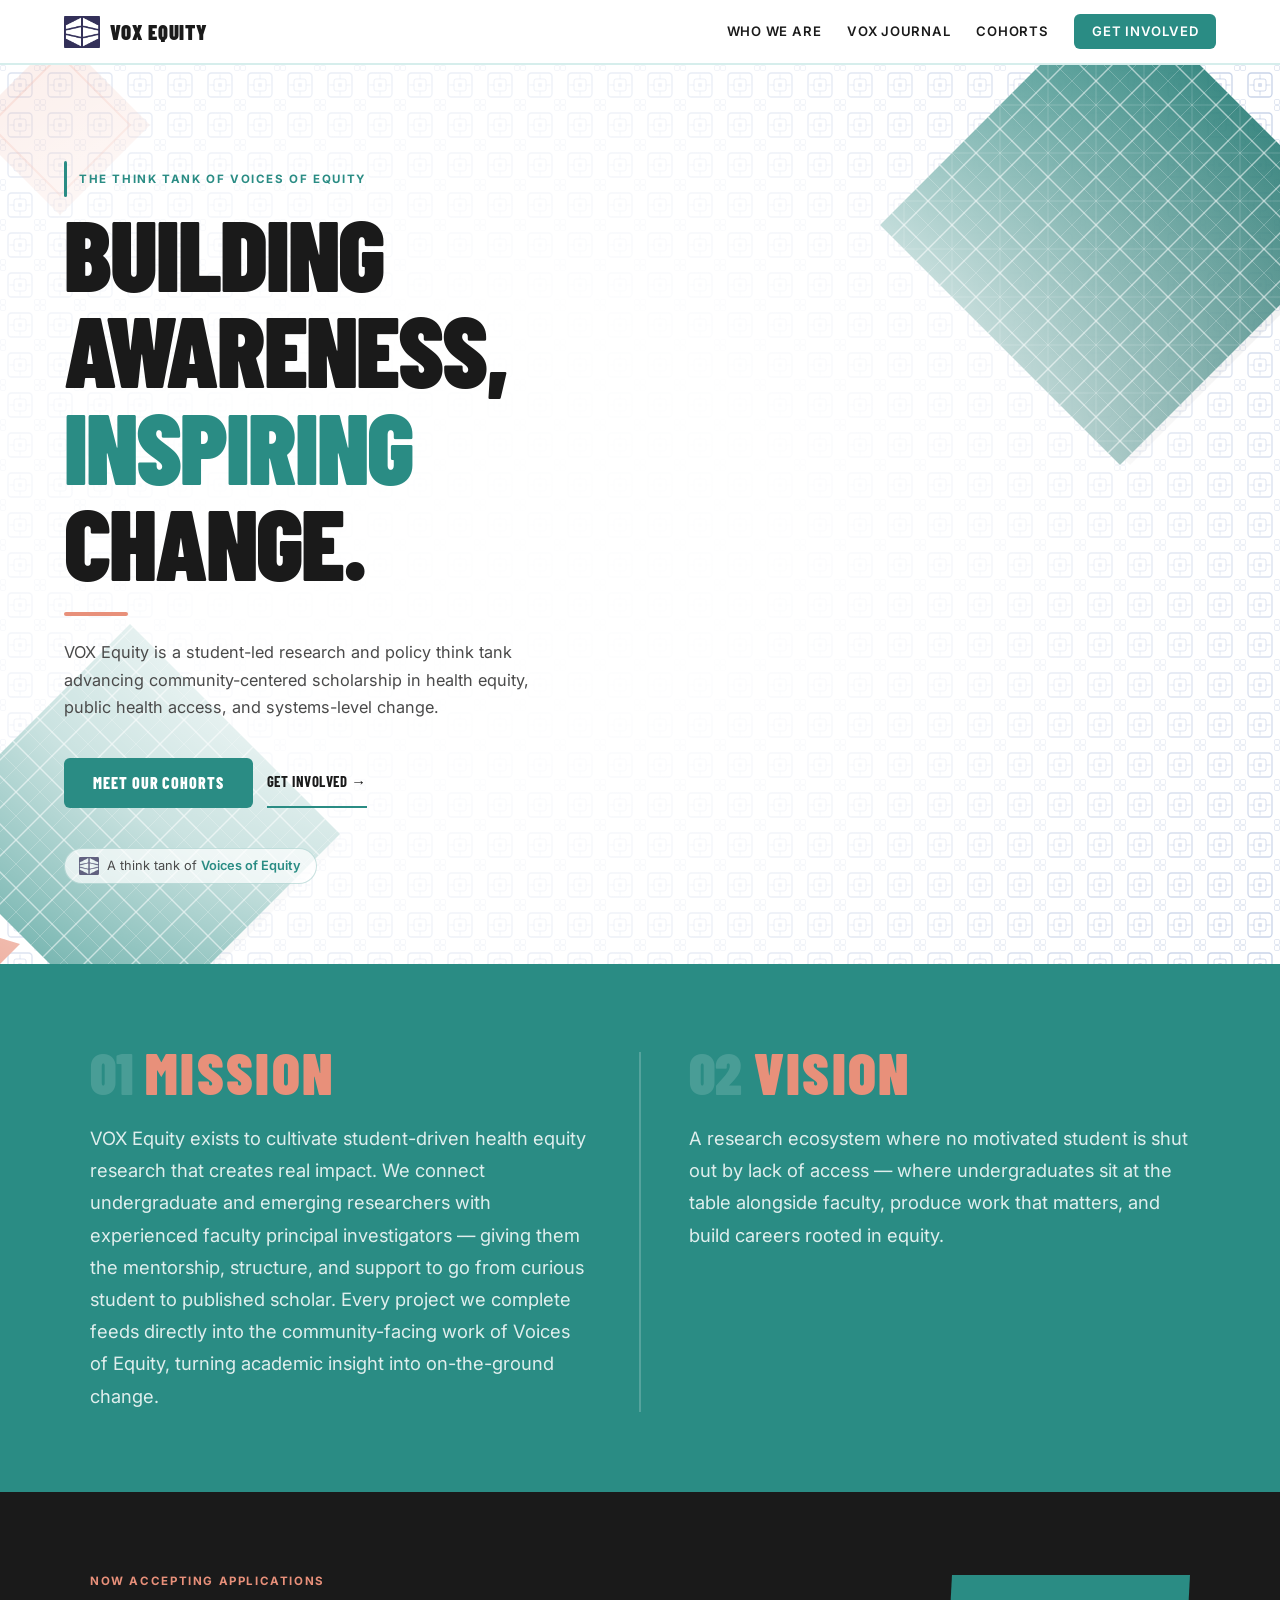
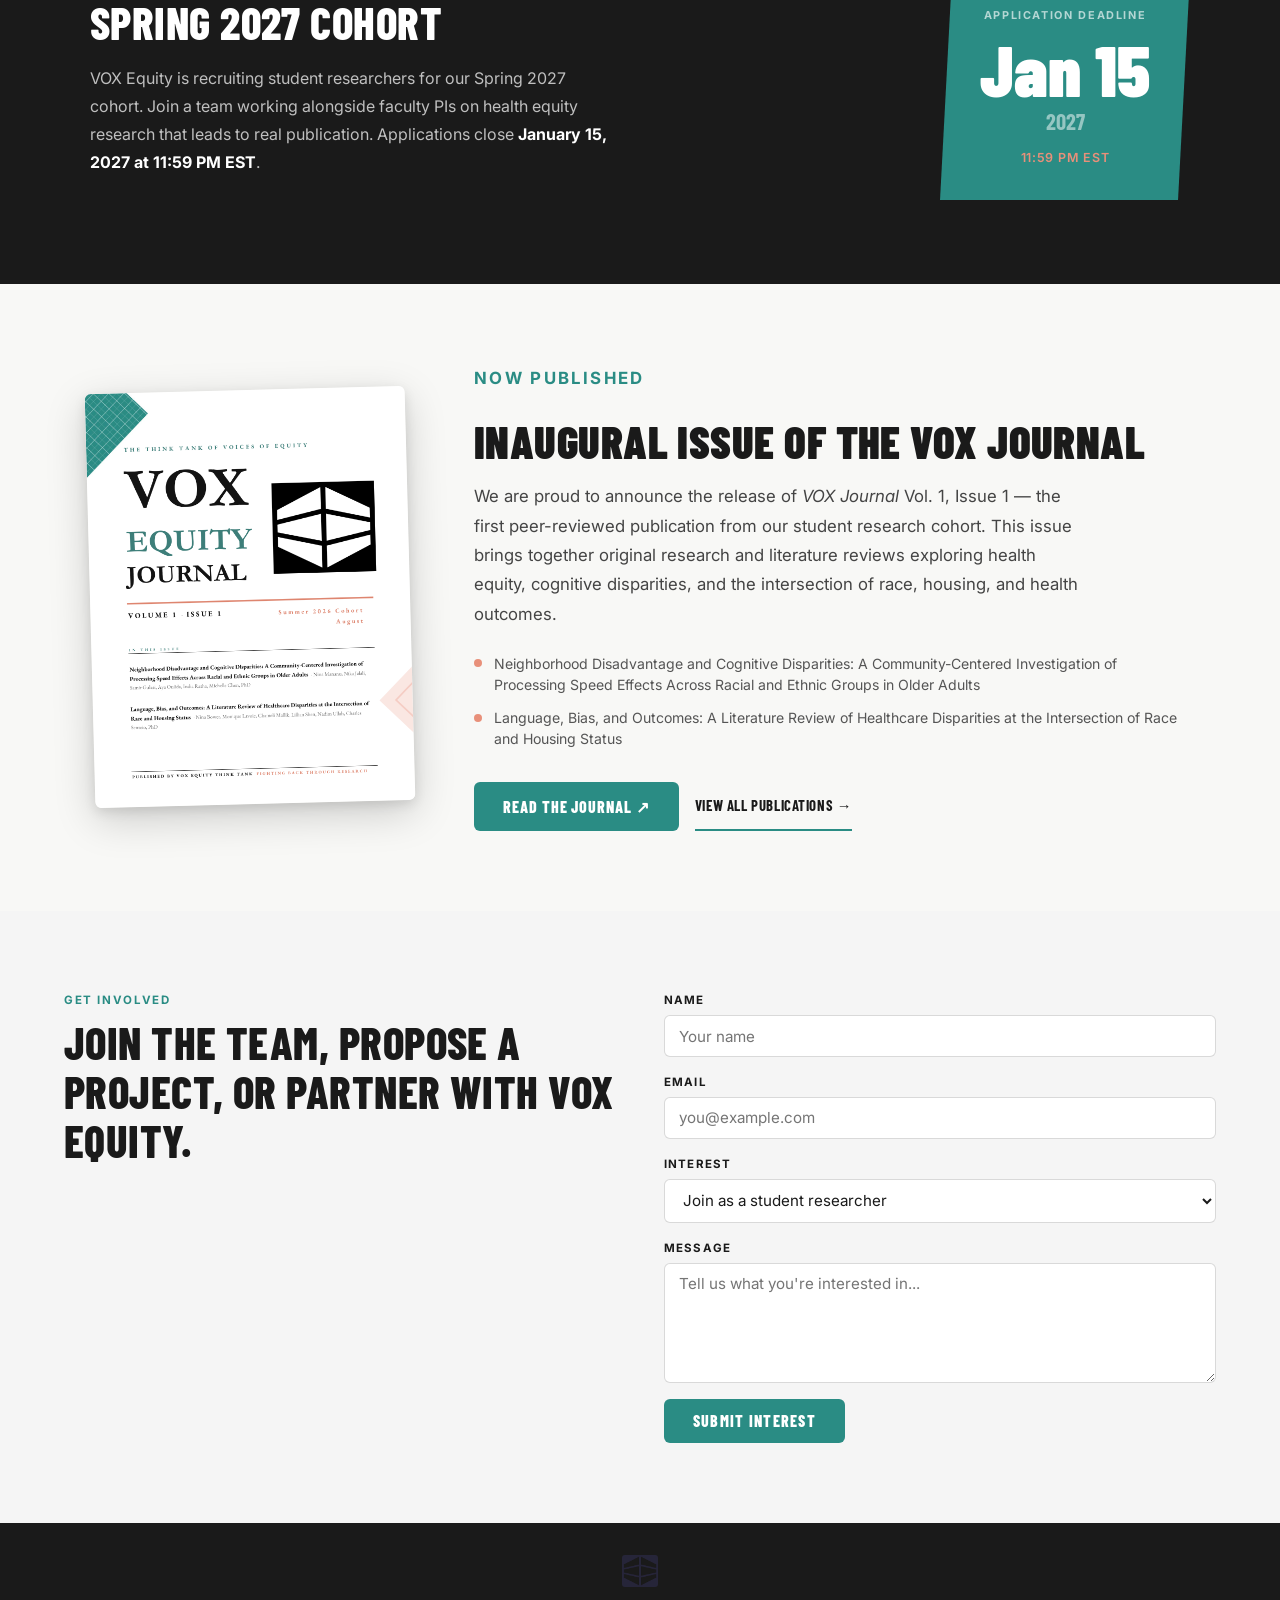
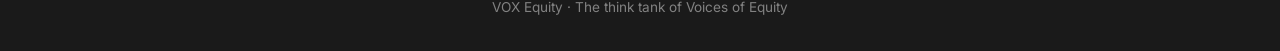
<file: index.html>
<!DOCTYPE html>
<html lang="en">
<head>
  <meta charset="UTF-8" />
  <meta name="viewport" content="width=device-width, initial-scale=1.0" />
  <title>VOX Equity | Voices of Equity Think Tank</title>
  <link rel="preconnect" href="https://fonts.googleapis.com">
  <link rel="preconnect" href="https://fonts.gstatic.com" crossorigin>
  <link href="https://fonts.googleapis.com/css2?family=Barlow+Condensed:wght@700;800;900&family=Inter:wght@400;500;600;700&display=swap" rel="stylesheet">
  <link rel="icon" type="image/png" href="assets/vox-icon.png">
  <link rel="stylesheet" href="styles.css" />
</head>
<body>

  <header class="site-header">
    <a class="brand" href="index.html">
      <img src="assets/vox-icon.png" alt="VOX Equity mark" />
      <span>VOX Equity</span>
    </a>
        <nav>
      <a href="who-we-are.html">Who We Are</a>
      <a href="vox-journal.html">VOX Journal</a>
      <a href="cohorts.html">Cohorts</a>
      <a class="nav-button" href="index.html#contact">Get Involved</a>
    </nav>
    <button class="nav-toggle" aria-label="Open menu" aria-expanded="false">&#9776;</button>
    <div class="mobile-nav" id="mobile-nav">
      <a href="who-we-are.html">Who We Are</a>
      <a href="vox-journal.html">VOX Journal</a>
      <a href="cohorts.html">Cohorts</a>
      <a class="nav-button" href="index.html#contact">Get Involved</a>
    </div>
  </header>

  <main>

    <!-- ── HERO ── -->
    <section class="hero">

      <!-- Radial vignette: white center fading out so pattern shows at edges -->
      <div class="hero-vignette"></div>

      <!-- Top-right: large teal diamond cluster -->
      <svg class="corner-svg top-right" viewBox="0 0 480 480" xmlns="http://www.w3.org/2000/svg" aria-hidden="true">
        <defs>
          <pattern id="mesh-tr" x="0" y="0" width="48" height="48" patternUnits="userSpaceOnUse">
            <line x1="0"  y1="24" x2="24" y2="0"  stroke="white" stroke-width="1.4" opacity="0.55"/>
            <line x1="24" y1="0"  x2="48" y2="24" stroke="white" stroke-width="1.4" opacity="0.55"/>
            <line x1="0"  y1="24" x2="24" y2="48" stroke="white" stroke-width="1.4" opacity="0.55"/>
            <line x1="24" y1="48" x2="48" y2="24" stroke="white" stroke-width="1.4" opacity="0.55"/>
            <line x1="0"  y1="0"  x2="48" y2="48" stroke="white" stroke-width="0.8" opacity="0.28"/>
            <line x1="48" y1="0"  x2="0"  y2="48" stroke="white" stroke-width="0.8" opacity="0.28"/>
            <line x1="24" y1="0"  x2="24" y2="48" stroke="white" stroke-width="0.8" opacity="0.22"/>
            <line x1="0"  y1="24" x2="48" y2="24" stroke="white" stroke-width="0.8" opacity="0.22"/>
          </pattern>
          <linearGradient id="teal-fade-tr" x1="0%" y1="0%" x2="100%" y2="100%">
            <stop offset="0%" stop-color="#2A8C84" stop-opacity="1"/>
            <stop offset="100%" stop-color="#1F6B65" stop-opacity="0.85"/>
          </linearGradient>
          <clipPath id="dclip-tr">
            <polygon points="240,0 480,240 240,480 0,240"/>
          </clipPath>
        </defs>
        <!-- Shadow/depth layer -->
        <polygon points="250,10 480,250 250,480 10,250" fill="rgba(0,0,0,0.06)"/>
        <!-- Main teal diamond -->
        <polygon points="240,0 480,240 240,480 0,240" fill="url(#teal-fade-tr)"/>
        <!-- Mesh overlay -->
        <rect x="0" y="0" width="480" height="480" fill="url(#mesh-tr)" clip-path="url(#dclip-tr)"/>
        <!-- Salmon accent — top corner block -->
        <polygon points="310,0 480,0 480,130 380,50" fill="#E8907A"/>
        <!-- Smaller salmon sliver -->
        <polygon points="420,140 480,90 480,195 420,195" fill="#E8907A" opacity="0.65"/>
        <!-- Tiny teal-light accent bottom of salmon -->
        <polygon points="380,50 480,130 480,145 380,65" fill="rgba(255,255,255,0.18)"/>
      </svg>

      <!-- Bottom-left: teal diamond + salmon -->
      <svg class="corner-svg bot-left" viewBox="0 0 420 420" xmlns="http://www.w3.org/2000/svg" aria-hidden="true">
        <defs>
          <pattern id="mesh-bl" x="0" y="0" width="48" height="48" patternUnits="userSpaceOnUse">
            <line x1="0"  y1="24" x2="24" y2="0"  stroke="white" stroke-width="1.4" opacity="0.55"/>
            <line x1="24" y1="0"  x2="48" y2="24" stroke="white" stroke-width="1.4" opacity="0.55"/>
            <line x1="0"  y1="24" x2="24" y2="48" stroke="white" stroke-width="1.4" opacity="0.55"/>
            <line x1="24" y1="48" x2="48" y2="24" stroke="white" stroke-width="1.4" opacity="0.55"/>
            <line x1="0"  y1="0"  x2="48" y2="48" stroke="white" stroke-width="0.8" opacity="0.28"/>
            <line x1="48" y1="0"  x2="0"  y2="48" stroke="white" stroke-width="0.8" opacity="0.28"/>
          </pattern>
          <clipPath id="dclip-bl">
            <polygon points="210,0 420,210 210,420 0,210"/>
          </clipPath>
        </defs>
        <polygon points="220,10 420,220 220,420 10,220" fill="rgba(0,0,0,0.05)"/>
        <polygon points="210,0 420,210 210,420 0,210" fill="#2A8C84"/>
        <rect x="0" y="0" width="420" height="420" fill="url(#mesh-bl)" clip-path="url(#dclip-bl)"/>
        <!-- Salmon bottom-left -->
        <polygon points="0,290 100,320 0,420" fill="#E8907A"/>
        <polygon points="0,210 70,245 0,295" fill="#E8907A" opacity="0.55"/>
      </svg>

      <!-- Top-left: small salmon-only accent -->
      <svg class="corner-svg top-left-sm" viewBox="0 0 180 180" xmlns="http://www.w3.org/2000/svg" aria-hidden="true">
        <polygon points="90,0 180,90 90,180 0,90" fill="#E8907A" opacity="0.22"/>
        <polygon points="90,20 160,90 90,160 20,90" fill="none" stroke="#E8907A" stroke-width="2" opacity="0.3"/>
      </svg>

      <!-- Hero content -->
      <div class="hero-content">
        <div class="hero-kicker">
          <span class="hero-rule-v"></span>
          <p class="eyebrow">The think tank of Voices of Equity</p>
        </div>
        <h1>Building<br>awareness,<br><em>inspiring</em> change.</h1>
        <hr class="hero-divider">
        <p class="hero-text">VOX Equity is a student-led research and policy think tank advancing community-centered scholarship in health equity, public health access, and systems-level change.</p>
        <div class="hero-actions">
          <a class="button primary" href="cohorts.html">Meet Our Cohorts</a>
          <a class="button ghost" href="#contact">Get Involved →</a>
        </div>
        <div class="hero-badge">
          <img src="assets/vox-icon.png" alt="" />
          <span>A think tank of <strong>Voices of Equity</strong></span>
        </div>
      </div>

    </section>

    <!-- ── MISSION & VISION ── -->
    <section class="mission-section">
      <div class="mission-grid">

        <div class="mission-block">
          <div class="mission-label">
            <span class="mission-number">01</span>
            <p class="mission-title">Mission</p>
          </div>
          <p class="mission-text">VOX Equity exists to cultivate student-driven health equity research that creates real impact. We connect undergraduate and emerging researchers with experienced faculty principal investigators — giving them the mentorship, structure, and support to go from curious student to published scholar. Every project we complete feeds directly into the community-facing work of Voices of Equity, turning academic insight into on-the-ground change.</p>
        </div>

        <div class="mission-divider"></div>

        <div class="mission-block">
          <div class="mission-label">
            <span class="mission-number">02</span>
            <p class="mission-title">Vision</p>
          </div>
          <p class="mission-text">A research ecosystem where no motivated student is shut out by lack of access — where undergraduates sit at the table alongside faculty, produce work that matters, and build careers rooted in equity.</p>
        </div>

      </div>
    </section>


    <!-- ── APPLY ── -->
    <section class="apply-section">
      <div class="apply-inner">
        <div class="apply-text">
          <p class="eyebrow">Now accepting applications</p>
          <h2>Spring 2027 Cohort</h2>
          <p class="apply-desc">VOX Equity is recruiting student researchers for our Spring 2027 cohort. Join a team working alongside faculty PIs on health equity research that leads to real publication. Applications close <strong>January 15, 2027 at 11:59 PM EST</strong>.</p>
        </div>
        <div class="apply-deadline">
          <div class="deadline-card">
            <p class="deadline-label">Application Deadline</p>
            <p class="deadline-date">Jan 15</p>
            <p class="deadline-year">2027</p>
            <p class="deadline-time">11:59 PM EST</p>
          </div>
        </div>
      </div>
    </section>

    <!-- ── JOURNAL FEATURE ── -->
    <section class="journal-feature-section">
      <div class="journal-feature-inner">
        <div class="journal-cover-wrap">
          <a href="assets/journal/vox-journal-v1-1.pdf" target="_blank" rel="noopener">
            <img class="journal-cover-img" src="assets/journal-cover.png" alt="VOX Journal Vol. 1 Issue 1 cover" />
          </a>
        </div>
        <div class="journal-feature-text">
          <p class="eyebrow">Now published</p>
          <h2>Inaugural Issue of the VOX Journal</h2>
          <p>We are proud to announce the release of <em>VOX Journal</em> Vol. 1, Issue 1 — the first peer-reviewed publication from our student research cohort. This issue brings together original research and literature reviews exploring health equity, cognitive disparities, and the intersection of race, housing, and health outcomes.</p>
          <ul class="journal-pub-list">
            <li>Neighborhood Disadvantage and Cognitive Disparities: A Community-Centered Investigation of Processing Speed Effects Across Racial and Ethnic Groups in Older Adults</li>
            <li>Language, Bias, and Outcomes: A Literature Review of Healthcare Disparities at the Intersection of Race and Housing Status</li>
          </ul>
          <div class="journal-buttons">
            <a class="button primary" href="assets/journal/vox-journal-v1-1.pdf" target="_blank" rel="noopener">Read the Journal ↗</a>
            <a class="button ghost" href="vox-journal.html">View All Publications →</a>
          </div>
        </div>
      </div>
    </section>

    <!-- ── GET INVOLVED ── -->
    <section id="contact" class="contact-section">
      <div>
        <p class="eyebrow">Get involved</p>
        <h2>Join the team, propose a project, or partner with VOX Equity.</h2>
      </div>
      <form class="contact-form" action="https://formspree.io/f/mvzjwdre" method="POST">
        <input type="hidden" name="_replyto" value="jrq6@cornell.edu">
        <label>Name<input type="text" name="name" placeholder="Your name" required></label>
        <label>Email<input type="email" name="email" placeholder="you@example.com" required></label>
        <label>Interest
          <select name="interest">
            <option>Join as a student researcher</option>
            <option>Partner with VOX</option>
            <option>Submit a project idea</option>
            <option>General inquiry</option>
          </select>
        </label>
        <label>Message<textarea name="message" placeholder="Tell us what you're interested in..."></textarea></label>
        <button type="submit">Submit Interest</button>
      </form>
    </section>

  </main>

  <footer>
    <img src="assets/vox-icon.png" alt="VOX mark" />
    <p>VOX Equity · The think tank of Voices of Equity</p>
  </footer>

  <script>
    (function() {
      var toggle = document.querySelector('.nav-toggle');
      var header = document.querySelector('.site-header');
      var mobileLinks = document.querySelectorAll('.mobile-nav a');
      if (!toggle) return;
      toggle.addEventListener('click', function() {
        var open = header.classList.toggle('nav-open');
        toggle.setAttribute('aria-expanded', open);
        toggle.innerHTML = open ? '&#10005;' : '&#9776;';
      });
      mobileLinks.forEach(function(link) {
        link.addEventListener('click', function() {
          header.classList.remove('nav-open');
          toggle.setAttribute('aria-expanded', 'false');
          toggle.innerHTML = '&#9776;';
        });
      });
      document.addEventListener('click', function(e) {
        if (!header.contains(e.target)) {
          header.classList.remove('nav-open');
          toggle.setAttribute('aria-expanded', 'false');
          toggle.innerHTML = '&#9776;';
        }
      });
    })();
  </script>
</body>
</html>
</file>
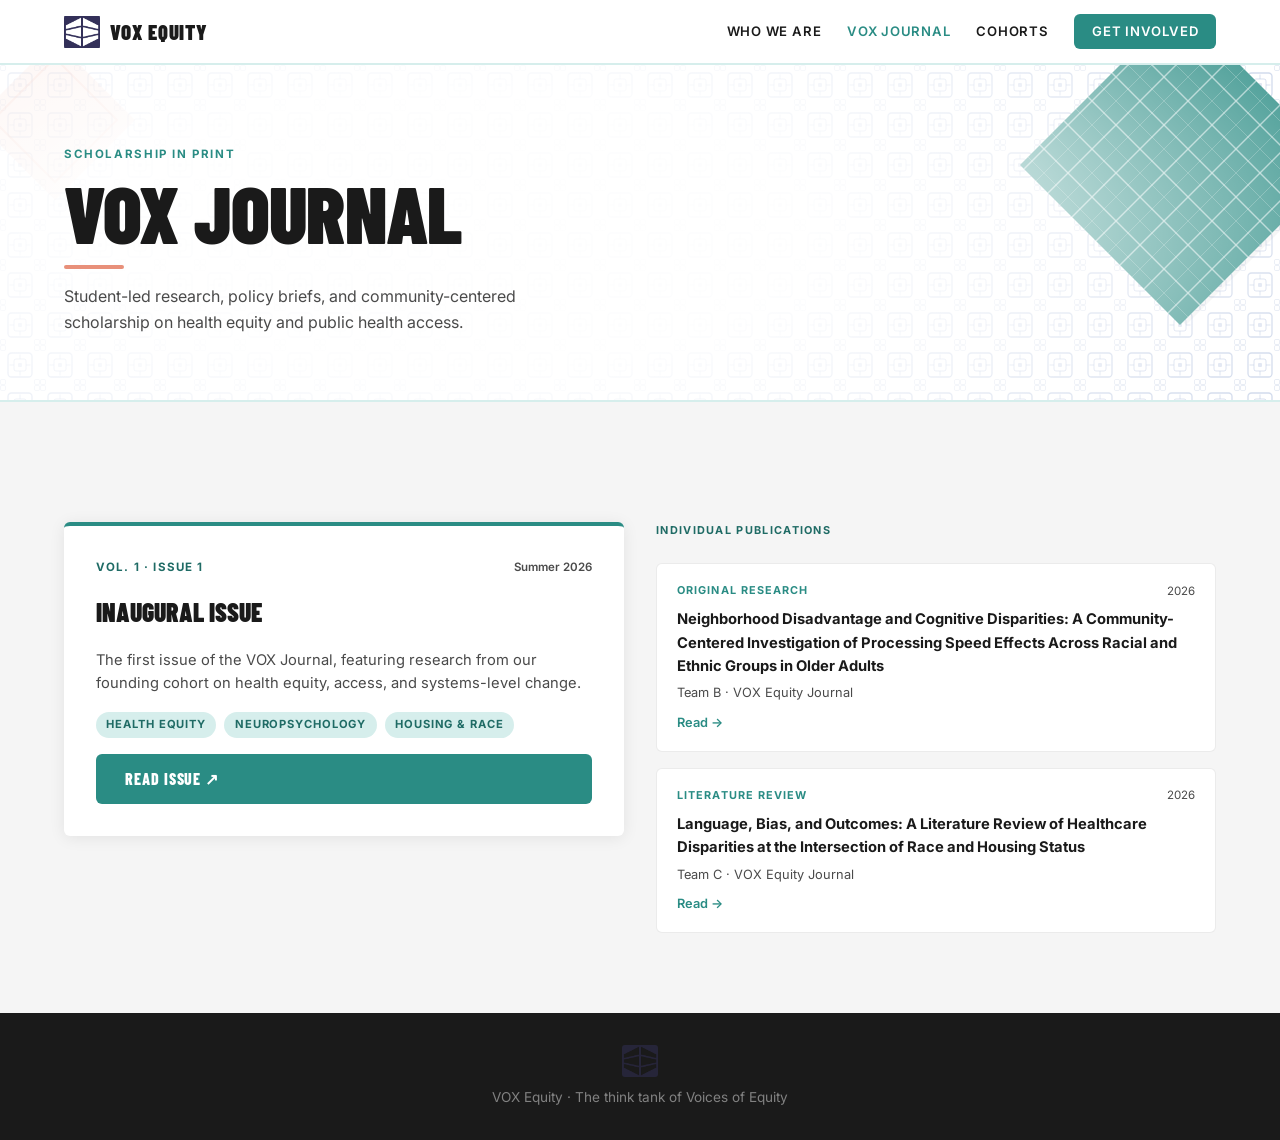
<file: vox-journal.html>
<!DOCTYPE html>
<html lang="en">
<head>
  <meta charset="UTF-8" />
  <meta name="viewport" content="width=device-width, initial-scale=1.0" />
  <title>VOX Journal | VOX Equity</title>
  <link rel="preconnect" href="https://fonts.googleapis.com">
  <link rel="preconnect" href="https://fonts.gstatic.com" crossorigin>
  <link href="https://fonts.googleapis.com/css2?family=Barlow+Condensed:wght@700;800;900&family=Inter:wght@400;500;600;700&display=swap" rel="stylesheet">
  <link rel="icon" type="image/png" href="assets/vox-icon.png">
  <link rel="stylesheet" href="styles.css" />
</head>
<body>

  <header class="site-header">
    <a class="brand" href="index.html">
      <img src="assets/vox-icon.png" alt="VOX Equity mark" />
      <span>VOX Equity</span>
    </a>
        <nav>
      <a href="who-we-are.html">Who We Are</a>
      <a href="vox-journal.html" class="active">VOX Journal</a>
      <a href="cohorts.html">Cohorts</a>
      <a class="nav-button" href="index.html#contact">Get Involved</a>
    </nav>
    <button class="nav-toggle" aria-label="Open menu" aria-expanded="false">&#9776;</button>
    <div class="mobile-nav" id="mobile-nav">
      <a href="who-we-are.html">Who We Are</a>
      <a href="vox-journal.html" class="active">VOX Journal</a>
      <a href="cohorts.html">Cohorts</a>
      <a class="nav-button" href="index.html#contact">Get Involved</a>
    </div>
  </header>

  <main>

    <div class="page-hero">
      <div class="page-hero-vignette"></div>
      <svg class="corner-svg top-right" viewBox="0 0 320 320" xmlns="http://www.w3.org/2000/svg" aria-hidden="true">
        <defs>
          <pattern id="mesh-jrn" x="0" y="0" width="48" height="48" patternUnits="userSpaceOnUse">
            <line x1="0"  y1="24" x2="24" y2="0"  stroke="white" stroke-width="1.4" opacity="0.55"/>
            <line x1="24" y1="0"  x2="48" y2="24" stroke="white" stroke-width="1.4" opacity="0.55"/>
            <line x1="0"  y1="24" x2="24" y2="48" stroke="white" stroke-width="1.4" opacity="0.55"/>
            <line x1="24" y1="48" x2="48" y2="24" stroke="white" stroke-width="1.4" opacity="0.55"/>
            <line x1="0"  y1="0"  x2="48" y2="48" stroke="white" stroke-width="0.8" opacity="0.28"/>
            <line x1="48" y1="0"  x2="0"  y2="48" stroke="white" stroke-width="0.8" opacity="0.28"/>
          </pattern>
          <clipPath id="dclip-jrn">
            <polygon points="160,0 320,160 160,320 0,160"/>
          </clipPath>
        </defs>
        <polygon points="166,6 320,166 166,320 6,166" fill="rgba(0,0,0,0.05)"/>
        <polygon points="160,0 320,160 160,320 0,160" fill="#2A8C84"/>
        <rect x="0" y="0" width="320" height="320" fill="url(#mesh-jrn)" clip-path="url(#dclip-jrn)"/>
        <polygon points="230,0 320,0 320,90 270,40" fill="#E8907A"/>
        <polygon points="285,95 320,60 320,140 285,140" fill="#E8907A" opacity="0.6"/>
      </svg>
      <svg class="corner-svg top-left-sm" viewBox="0 0 160 160" xmlns="http://www.w3.org/2000/svg" aria-hidden="true">
        <polygon points="80,0 160,80 80,160 0,80" fill="#E8907A" opacity="0.2"/>
        <polygon points="80,18 142,80 80,142 18,80" fill="none" stroke="#E8907A" stroke-width="2" opacity="0.28"/>
      </svg>
      <div class="page-hero-content">
        <p class="eyebrow">Scholarship in print</p>
        <h1>VOX Journal</h1>
        <hr class="page-hero-divider">
        <p class="page-hero-sub">Student-led research, policy briefs, and community-centered scholarship on health equity and public health access.</p>
      </div>
    </div>

    <section class="section journal-section">
      <div class="journal-grid">

        <article class="journal-issue featured">
          <div class="issue-meta">
            <span class="issue-number">Vol. 1 &middot; Issue 1</span>
            <span class="issue-date">Summer 2026</span>
          </div>
          <h3 class="issue-title">Inaugural Issue</h3>
          <p class="issue-description">The first issue of the VOX Journal, featuring research from our founding cohort on health equity, access, and systems-level change.</p>
          <div class="issue-tags">
            <span class="tag">Health Equity</span>
            <span class="tag">Neuropsychology</span>
            <span class="tag">Housing &amp; Race</span>
          </div>
          <a class="button primary" href="assets/journal/vox-journal-v1-1.pdf" target="_blank" rel="noopener">Read Issue ↗</a>
        </article>

        <div class="journal-publications">
          <p class="overline">Individual Publications</p>

          <article class="pub-card light">
            <div class="pub-meta">
              <span class="pub-type">Original Research</span>
              <span class="pub-year">2026</span>
            </div>
            <h4>Neighborhood Disadvantage and Cognitive Disparities: A Community-Centered Investigation of Processing Speed Effects Across Racial and Ethnic Groups in Older Adults</h4>
            <p>Team B &middot; VOX Equity Journal</p>
            <a href="assets/journal/team-b.pdf" target="_blank" rel="noopener" class="pub-link">Read &#8594;</a>
          </article>

          <article class="pub-card light">
            <div class="pub-meta">
              <span class="pub-type">Literature Review</span>
              <span class="pub-year">2026</span>
            </div>
            <h4>Language, Bias, and Outcomes: A Literature Review of Healthcare Disparities at the Intersection of Race and Housing Status</h4>
            <p>Team C &middot; VOX Equity Journal</p>
            <a href="assets/journal/team-c.pdf" target="_blank" rel="noopener" class="pub-link">Read &#8594;</a>
          </article>

        </div>

      </div>
    </section>

  </main>

  <footer>
    <img src="assets/vox-icon.png" alt="VOX mark" />
    <p>VOX Equity &middot; The think tank of Voices of Equity</p>
  </footer>

  <script>
    (function() {
      var toggle = document.querySelector('.nav-toggle');
      var header = document.querySelector('.site-header');
      var mobileLinks = document.querySelectorAll('.mobile-nav a');
      if (!toggle) return;
      toggle.addEventListener('click', function() {
        var open = header.classList.toggle('nav-open');
        toggle.setAttribute('aria-expanded', open);
        toggle.innerHTML = open ? '&#10005;' : '&#9776;';
      });
      mobileLinks.forEach(function(link) {
        link.addEventListener('click', function() {
          header.classList.remove('nav-open');
          toggle.setAttribute('aria-expanded', 'false');
          toggle.innerHTML = '&#9776;';
        });
      });
      document.addEventListener('click', function(e) {
        if (!header.contains(e.target)) {
          header.classList.remove('nav-open');
          toggle.setAttribute('aria-expanded', 'false');
          toggle.innerHTML = '&#9776;';
        }
      });
    })();
  </script>
</body>
</html>
</file>
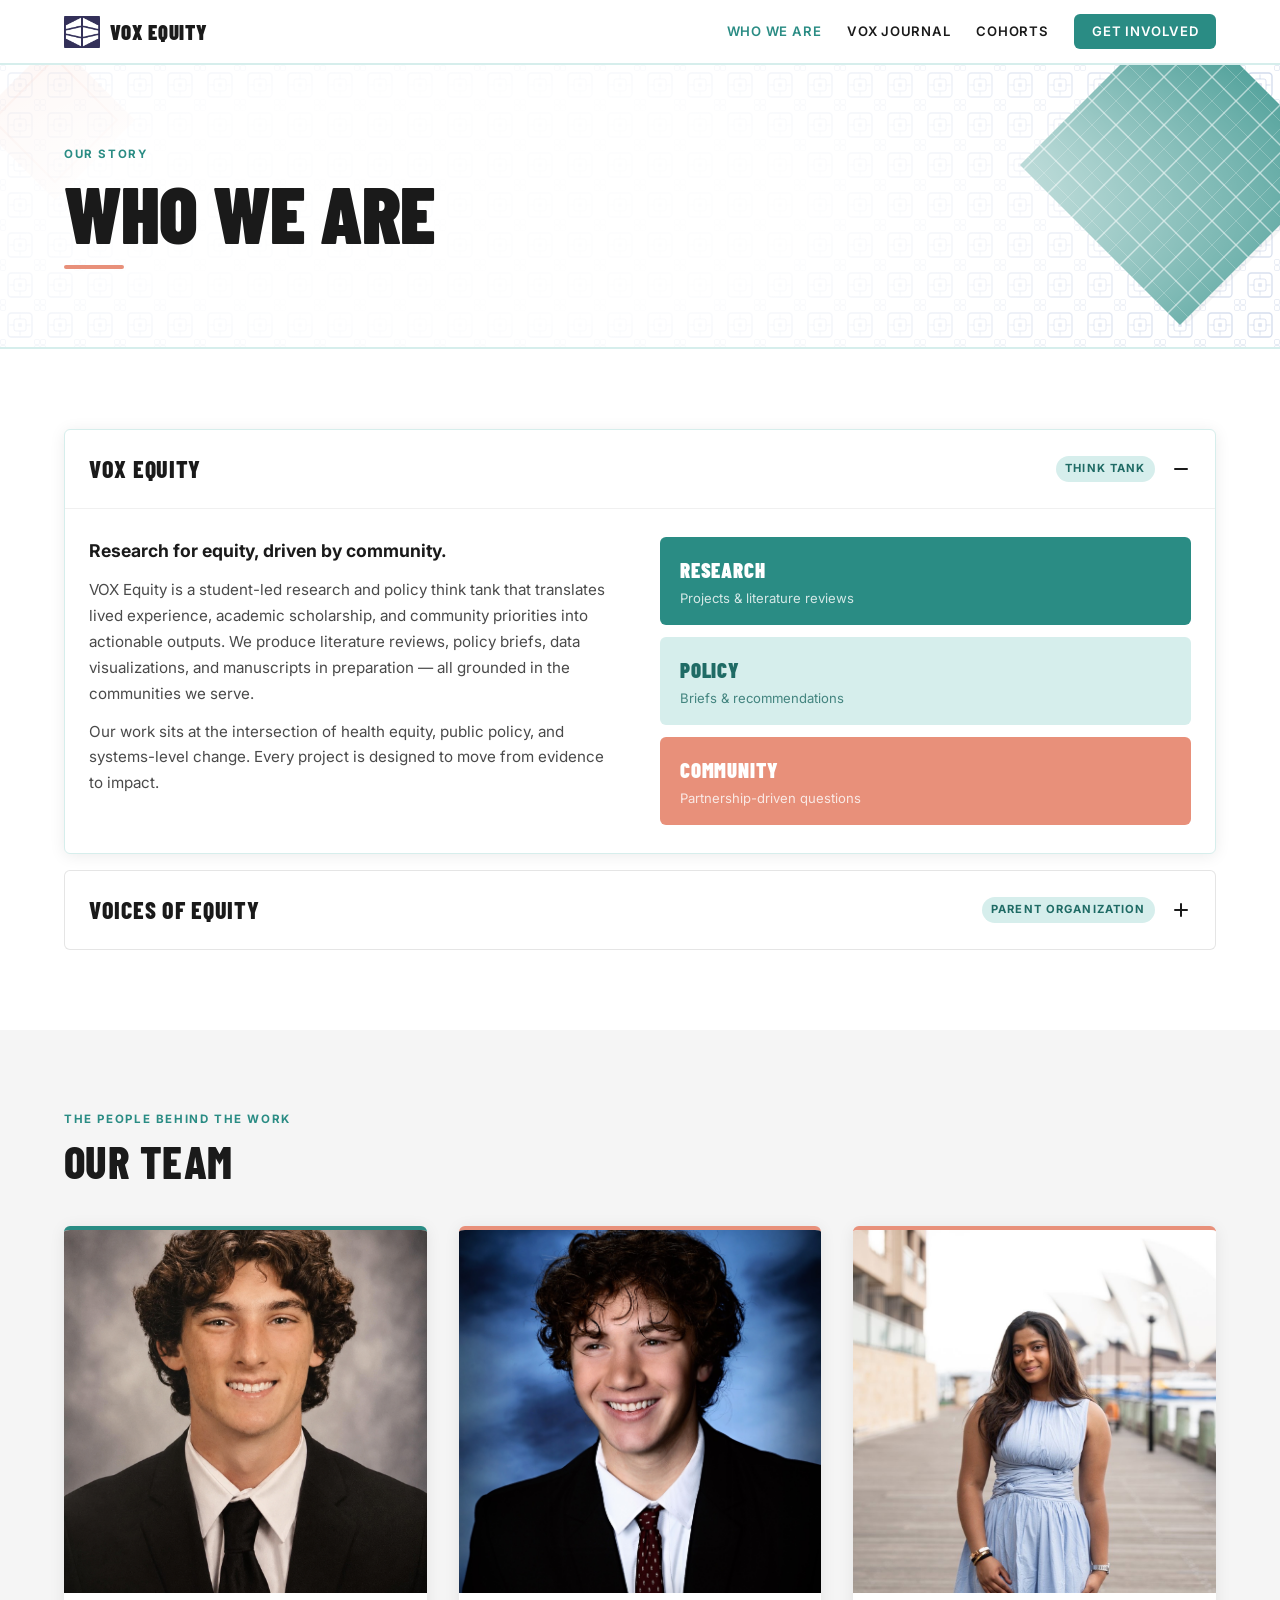
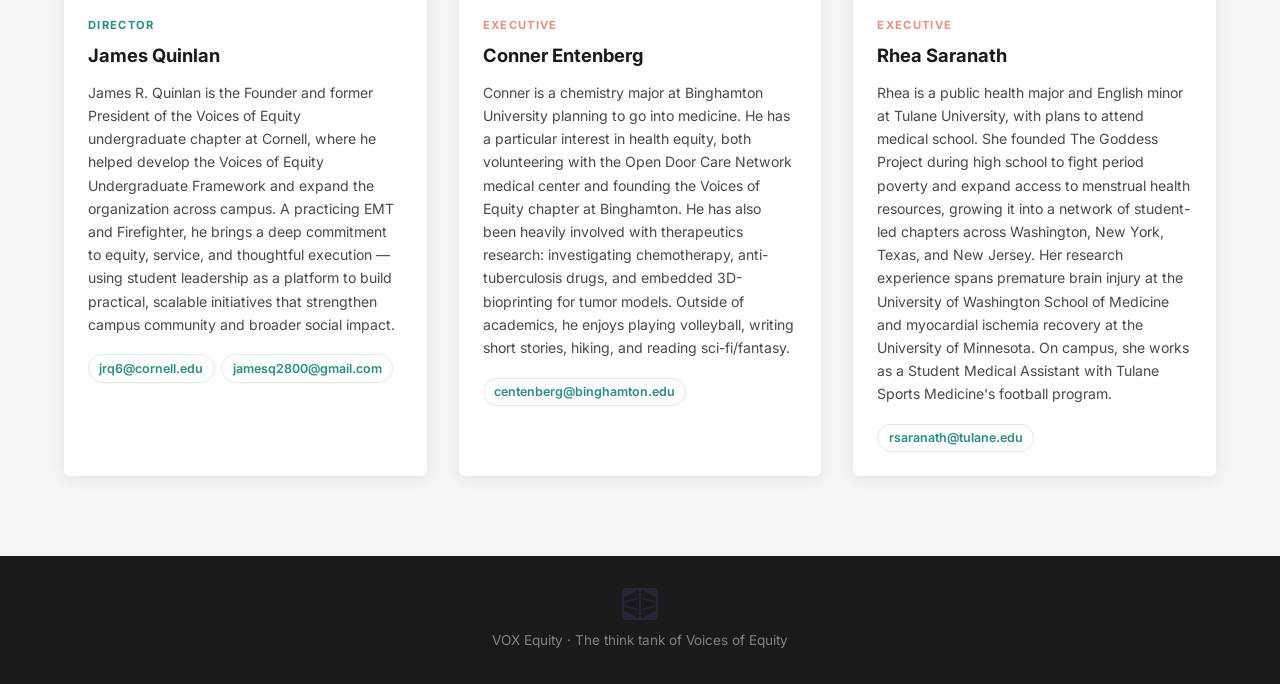
<file: who-we-are.html>
<!DOCTYPE html>
<html lang="en">
<head>
  <meta charset="UTF-8" />
  <meta name="viewport" content="width=device-width, initial-scale=1.0" />
  <title>Who We Are | VOX Equity</title>
  <link rel="preconnect" href="https://fonts.googleapis.com">
  <link rel="preconnect" href="https://fonts.gstatic.com" crossorigin>
  <link href="https://fonts.googleapis.com/css2?family=Barlow+Condensed:wght@700;800;900&family=Inter:wght@400;500;600;700&display=swap" rel="stylesheet">
  <link rel="icon" type="image/png" href="assets/vox-icon.png">
  <link rel="stylesheet" href="styles.css" />
</head>
<body>

  <header class="site-header">
    <a class="brand" href="index.html">
      <img src="assets/vox-icon.png" alt="VOX Equity mark" />
      <span>VOX Equity</span>
    </a>
        <nav>
      <a href="who-we-are.html" class="active">Who We Are</a>
      <a href="vox-journal.html">VOX Journal</a>
      <a href="cohorts.html">Cohorts</a>
      <a class="nav-button" href="index.html#contact">Get Involved</a>
    </nav>
    <button class="nav-toggle" aria-label="Open menu" aria-expanded="false">&#9776;</button>
    <div class="mobile-nav" id="mobile-nav">
      <a href="who-we-are.html" class="active">Who We Are</a>
      <a href="vox-journal.html">VOX Journal</a>
      <a href="cohorts.html">Cohorts</a>
      <a class="nav-button" href="index.html#contact">Get Involved</a>
    </div>
  </header>

  <main>

    <div class="page-hero">
      <div class="page-hero-vignette"></div>
      <!-- Top-right teal diamond -->
      <svg class="corner-svg top-right" viewBox="0 0 320 320" xmlns="http://www.w3.org/2000/svg" aria-hidden="true">
        <defs>
          <pattern id="mesh-wwa" x="0" y="0" width="48" height="48" patternUnits="userSpaceOnUse">
            <line x1="0"  y1="24" x2="24" y2="0"  stroke="white" stroke-width="1.4" opacity="0.55"/>
            <line x1="24" y1="0"  x2="48" y2="24" stroke="white" stroke-width="1.4" opacity="0.55"/>
            <line x1="0"  y1="24" x2="24" y2="48" stroke="white" stroke-width="1.4" opacity="0.55"/>
            <line x1="24" y1="48" x2="48" y2="24" stroke="white" stroke-width="1.4" opacity="0.55"/>
            <line x1="0"  y1="0"  x2="48" y2="48" stroke="white" stroke-width="0.8" opacity="0.28"/>
            <line x1="48" y1="0"  x2="0"  y2="48" stroke="white" stroke-width="0.8" opacity="0.28"/>
          </pattern>
          <clipPath id="dclip-wwa">
            <polygon points="160,0 320,160 160,320 0,160"/>
          </clipPath>
        </defs>
        <polygon points="166,6 320,166 166,320 6,166" fill="rgba(0,0,0,0.05)"/>
        <polygon points="160,0 320,160 160,320 0,160" fill="#2A8C84"/>
        <rect x="0" y="0" width="320" height="320" fill="url(#mesh-wwa)" clip-path="url(#dclip-wwa)"/>
        <polygon points="230,0 320,0 320,90 270,40" fill="#E8907A"/>
        <polygon points="285,95 320,60 320,140 285,140" fill="#E8907A" opacity="0.6"/>
      </svg>
      <!-- Top-left salmon accent -->
      <svg class="corner-svg top-left-sm" viewBox="0 0 160 160" xmlns="http://www.w3.org/2000/svg" aria-hidden="true">
        <polygon points="80,0 160,80 80,160 0,80" fill="#E8907A" opacity="0.2"/>
        <polygon points="80,18 142,80 80,142 18,80" fill="none" stroke="#E8907A" stroke-width="2" opacity="0.28"/>
      </svg>
      <div class="page-hero-content">
        <p class="eyebrow">Our story</p>
        <h1>Who We Are</h1>
        <hr class="page-hero-divider">
      </div>
    </div>

    <section class="section who-section">
      <div class="accordion-group">

        <details class="accordion" open>
          <summary class="accordion-trigger">
            <span class="accordion-label">VOX Equity</span>
            <span class="accordion-tag">Think Tank</span>
            <span class="accordion-icon"></span>
          </summary>
          <div class="accordion-body">
            <div class="accordion-inner split">
              <div class="accordion-text">
                <h3>Research for equity, driven by community.</h3>
                <p>VOX Equity is a student-led research and policy think tank that translates lived experience, academic scholarship, and community priorities into actionable outputs. We produce literature reviews, policy briefs, data visualizations, and manuscripts in preparation — all grounded in the communities we serve.</p>
                <p>Our work sits at the intersection of health equity, public policy, and systems-level change. Every project is designed to move from evidence to impact.</p>
              </div>
              <div class="accordion-stats">
                <div class="stat-pill midnight">
                  <strong>Research</strong>
                  <span>Projects & literature reviews</span>
                </div>
                <div class="stat-pill steel">
                  <strong>Policy</strong>
                  <span>Briefs & recommendations</span>
                </div>
                <div class="stat-pill orange">
                  <strong>Community</strong>
                  <span>Partnership-driven questions</span>
                </div>
              </div>
            </div>
          </div>
        </details>

        <details class="accordion">
          <summary class="accordion-trigger">
            <span class="accordion-label">Voices of Equity</span>
            <span class="accordion-tag">Parent Organization</span>
            <span class="accordion-icon"></span>
          </summary>
          <div class="accordion-body">
            <div class="accordion-inner split">
              <div class="accordion-text">
                <h3>The movement behind the mission.</h3>
                <p>Voices of Equity (VoE) is the parent organization of VOX Equity. Founded to amplify underrepresented voices in health and public life, VoE builds the pipeline of student advocates, researchers, and changemakers who go on to power think tanks, policy teams, and community organizations.</p>
                <p>VOX Equity is the research arm of this larger movement — the place where curiosity meets rigor, and where student scholarship becomes public-facing impact.</p>
              </div>
              <div class="accordion-links">
                <p class="overline">Learn more about Voices of Equity</p>
                <a class="button outline" href="https://www.thevoicesof.org/" target="_blank" rel="noopener">Visit VoE ↗</a>
              </div>
            </div>
          </div>
        </details>

      </div>
    </section>

  </main>

  <section class="section team-section">
      <div class="section-header">
        <p class="eyebrow">The people behind the work</p>
        <h2>Our Team</h2>
      </div>

      <div class="team-grid">

        <!-- Director -->
        <div class="team-member featured">
          <div class="team-headshot-wrap">
            <img class="team-headshot" src="assets/james-quinlan.png" alt="James Quinlan" />
          </div>
          <div class="team-info">
            <span class="team-role">Director</span>
            <h3>James Quinlan</h3>
            <p class="team-bio">James R. Quinlan is the Founder and former President of the Voices of Equity undergraduate chapter at Cornell, where he helped develop the Voices of Equity Undergraduate Framework and expand the organization across campus. A practicing EMT and Firefighter, he brings a deep commitment to equity, service, and thoughtful execution — using student leadership as a platform to build practical, scalable initiatives that strengthen campus community and broader social impact.</p>
            <div class="team-contact">
              <a href="mailto:jrq6@cornell.edu" class="team-email">jrq6@cornell.edu</a>
              <a href="mailto:jamesq2800@gmail.com" class="team-email">jamesq2800@gmail.com</a>
            </div>
          </div>
        </div>

        <!-- Executive 1 -->
        <div class="team-member">
          <div class="team-headshot-wrap">
            <img class="team-headshot" src="assets/conner-entenberg.jpg" alt="Conner Entenberg" />
          </div>
          <div class="team-info">
            <span class="team-role">Executive</span>
            <h3>Conner Entenberg</h3>
            <p class="team-bio">Conner is a chemistry major at Binghamton University planning to go into medicine. He has a particular interest in health equity, both volunteering with the Open Door Care Network medical center and founding the Voices of Equity chapter at Binghamton. He has also been heavily involved with therapeutics research: investigating chemotherapy, anti-tuberculosis drugs, and embedded 3D-bioprinting for tumor models. Outside of academics, he enjoys playing volleyball, writing short stories, hiking, and reading sci-fi/fantasy.</p>
            <div class="team-contact">
              <a href="mailto:centenberg@binghamton.edu" class="team-email">centenberg@binghamton.edu</a>
            </div>
          </div>
        </div>

        <!-- Executive 2 -->
        <div class="team-member">
          <div class="team-headshot-wrap">
            <img class="team-headshot" src="assets/rhea-saranath.jpg" alt="Rhea Saranath" />
          </div>
          <div class="team-info">
            <span class="team-role">Executive</span>
            <h3>Rhea Saranath</h3>
            <p class="team-bio">Rhea is a public health major and English minor at Tulane University, with plans to attend medical school. She founded The Goddess Project during high school to fight period poverty and expand access to menstrual health resources, growing it into a network of student-led chapters across Washington, New York, Texas, and New Jersey. Her research experience spans premature brain injury at the University of Washington School of Medicine and myocardial ischemia recovery at the University of Minnesota. On campus, she works as a Student Medical Assistant with Tulane Sports Medicine's football program.</p>
            <div class="team-contact">
              <a href="mailto:rsaranath@tulane.edu" class="team-email">rsaranath@tulane.edu</a>
            </div>
          </div>
        </div>

      </div>
    </section>

  <footer>
    <img src="assets/vox-icon.png" alt="VOX mark" />
    <p>VOX Equity · The think tank of Voices of Equity</p>
  </footer>

  <script>
    (function() {
      var toggle = document.querySelector('.nav-toggle');
      var header = document.querySelector('.site-header');
      var mobileLinks = document.querySelectorAll('.mobile-nav a');
      if (!toggle) return;
      toggle.addEventListener('click', function() {
        var open = header.classList.toggle('nav-open');
        toggle.setAttribute('aria-expanded', open);
        toggle.innerHTML = open ? '&#10005;' : '&#9776;';
      });
      mobileLinks.forEach(function(link) {
        link.addEventListener('click', function() {
          header.classList.remove('nav-open');
          toggle.setAttribute('aria-expanded', 'false');
          toggle.innerHTML = '&#9776;';
        });
      });
      document.addEventListener('click', function(e) {
        if (!header.contains(e.target)) {
          header.classList.remove('nav-open');
          toggle.setAttribute('aria-expanded', 'false');
          toggle.innerHTML = '&#9776;';
        }
      });
    })();
  </script>
</body>
</html>
</file>
<file: styles.css>
/* ── Reset & base ── */
*, *::before, *::after { box-sizing: border-box; margin: 0; padding: 0; }

:root {
  --teal:     #2A8C84;
  --teal-dk:  #1F6B65;
  --teal-lt:  #D6EEEC;
  --salmon:   #E8907A;
  --black:    #1A1A1A;
  --mid:      #4A4A4A;
  --light:    #F5F5F5;
  --white:    #FFFFFF;

  --font-display: 'Barlow Condensed', 'Arial Narrow', sans-serif;
  --font-body:    'Inter', 'Helvetica Neue', Helvetica, Arial, sans-serif;

  --radius: 6px;
  --shadow: 0 2px 16px rgba(0,0,0,0.08);
  --shadow-lg: 0 8px 32px rgba(0,0,0,0.12);
}

html { scroll-behavior: smooth; }

body {
  font-family: var(--font-body);
  background: var(--white);
  color: var(--black);
  line-height: 1.6;
}

/* ── Type ── */
h1 {
  font-family: var(--font-display);
  font-size: clamp(2.8rem, 7vw, 5rem);
  font-weight: 900;
  line-height: 1.0;
  text-transform: uppercase;
  letter-spacing: -0.01em;
  color: var(--black);
}
h2 {
  font-family: var(--font-display);
  font-size: clamp(1.8rem, 4vw, 2.8rem);
  font-weight: 800;
  line-height: 1.1;
  text-transform: uppercase;
  letter-spacing: 0.01em;
  color: var(--black);
}
h3 { font-size: 1.05rem; font-weight: 700; color: var(--black); }
h4 { font-size: 0.95rem; font-weight: 700; color: var(--black); }

.eyebrow {
  font-size: 0.72rem;
  font-weight: 700;
  letter-spacing: 0.14em;
  text-transform: uppercase;
  color: var(--teal);
  margin-bottom: 0.5rem;
}
.overline {
  font-size: 0.68rem;
  font-weight: 700;
  letter-spacing: 0.12em;
  text-transform: uppercase;
  color: var(--teal-dk);
  margin-bottom: 0.5rem;
  display: block;
}
.section-intro {
  font-size: 1rem;
  color: var(--mid);
  max-width: 560px;
  margin-top: 0.75rem;
  line-height: 1.65;
}

/* ── Header ── */
.site-header {
  position: sticky;
  top: 0;
  z-index: 100;
  display: flex;
  align-items: center;
  justify-content: space-between;
  padding: 0.85rem 5%;
  background: var(--white);
  border-bottom: 2px solid var(--teal-lt);
}

.brand {
  display: flex;
  align-items: center;
  gap: 0.6rem;
  text-decoration: none;
  font-family: var(--font-display);
  font-weight: 900;
  font-size: 1.3rem;
  text-transform: uppercase;
  letter-spacing: 0.04em;
  color: var(--black);
}
.brand img { height: 36px; width: 36px; object-fit: contain; border-radius: 4px; }

nav { display: flex; align-items: center; gap: 1.6rem; }
nav a {
  text-decoration: none;
  font-size: 0.82rem;
  font-weight: 600;
  color: var(--black);
  letter-spacing: 0.06em;
  text-transform: uppercase;
  transition: color 0.2s;
}
nav a:hover  { color: var(--teal); }
nav a.active { color: var(--teal); }

.nav-button {
  background: var(--teal) !important;
  color: var(--white) !important;
  padding: 0.45rem 1.1rem;
  border-radius: var(--radius);
  transition: background 0.2s !important;
}
.nav-button:hover { background: var(--teal-dk) !important; }

.nav-toggle {
  display: none;
  background: none;
  border: none;
  font-size: 1.4rem;
  color: var(--black);
  cursor: pointer;
}

/* ── Buttons ── */
.button {
  display: inline-block;
  padding: 0.75rem 1.8rem;
  border-radius: var(--radius);
  font-family: var(--font-display);
  font-weight: 800;
  font-size: 1rem;
  letter-spacing: 0.06em;
  text-transform: uppercase;
  text-decoration: none;
  transition: all 0.2s;
}
.button.primary   { background: var(--teal);   color: var(--white); }
.button.primary:hover   { background: var(--teal-dk); }
.button.secondary { background: transparent; color: var(--black); border: 2px solid var(--black); }
.button.secondary:hover { background: var(--black); color: var(--white); }
.button.outline   { background: transparent; color: var(--teal); border: 2px solid var(--teal); }
.button.outline:hover   { background: var(--teal); color: var(--white); }

/* ══════════════════════════════════════
   HERO
══════════════════════════════════════ */
.hero {
  position: relative;
  background-color: var(--white);
  background-image: url("data:image/svg+xml,%3Csvg xmlns='http://www.w3.org/2000/svg' width='40' height='40'%3E%3C!-- Main medallion: outer rounded square --%3E%3Crect x='8' y='8' width='24' height='24' rx='3.5' fill='none' stroke='%239AAED4' stroke-width='1.3' opacity='0.55'/%3E%3C!-- Inner square --%3E%3Crect x='14' y='14' width='12' height='12' rx='2' fill='none' stroke='%239AAED4' stroke-width='1' opacity='0.45'/%3E%3C!-- Cross arms connecting inner to outer --%3E%3Cline x1='20' y1='9.5' x2='20' y2='14' stroke='%239AAED4' stroke-width='1' opacity='0.45'/%3E%3Cline x1='20' y1='26' x2='20' y2='30.5' stroke='%239AAED4' stroke-width='1' opacity='0.45'/%3E%3Cline x1='9.5' y1='20' x2='14' y2='20' stroke='%239AAED4' stroke-width='1' opacity='0.45'/%3E%3Cline x1='26' y1='20' x2='30.5' y2='20' stroke='%239AAED4' stroke-width='1' opacity='0.45'/%3E%3C!-- Center dot --%3E%3Crect x='18' y='18' width='4' height='4' rx='1' fill='%239AAED4' opacity='0.38'/%3E%3C!-- Corner small accent squares (form inter-tile pattern when tiled) --%3E%3Crect x='0.5' y='0.5' width='5' height='5' rx='1.2' fill='none' stroke='%23AABBD8' stroke-width='0.9' opacity='0.38'/%3E%3Crect x='34.5' y='0.5' width='5' height='5' rx='1.2' fill='none' stroke='%23AABBD8' stroke-width='0.9' opacity='0.38'/%3E%3Crect x='0.5' y='34.5' width='5' height='5' rx='1.2' fill='none' stroke='%23AABBD8' stroke-width='0.9' opacity='0.38'/%3E%3Crect x='34.5' y='34.5' width='5' height='5' rx='1.2' fill='none' stroke='%23AABBD8' stroke-width='0.9' opacity='0.38'/%3E%3C/svg%3E");
  background-repeat: repeat;
  background-size: 40px 40px;
  overflow: hidden;
  min-height: 88vh;
  display: flex;
  align-items: center;
  padding: 6rem 5% 5rem;
}

/* Corner diamond SVGs */
.corner-svg {
  position: absolute;
  pointer-events: none;
  z-index: 0;
}
.corner-svg.top-right    { top: -80px;    right: -80px;  width: 480px; height: 480px; }
.corner-svg.top-left     { top: -60px;    left: -60px;   width: 340px; height: 340px; }
.corner-svg.top-left-sm  { top: -30px;    left: -30px;   width: 180px; height: 180px; }
.corner-svg.bot-left     { bottom: -80px; left: -80px;   width: 420px; height: 420px; }
.corner-svg.bot-right    { bottom: -60px; right: -60px;  width: 280px; height: 280px; }

/* Radial vignette — white at center, fades to transparent at edges */
.hero-vignette {
  position: absolute;
  inset: 0;
  z-index: 1;
  background: radial-gradient(ellipse 75% 80% at 38% 50%,
    rgba(255,255,255,0.96) 30%,
    rgba(255,255,255,0.75) 55%,
    rgba(255,255,255,0.0)  100%);
  pointer-events: none;
}

/* Hero content */
.hero-content {
  position: relative;
  z-index: 2;
  max-width: 640px;
}

.hero-kicker {
  display: flex;
  align-items: center;
  gap: 0.75rem;
  margin-bottom: 0.5rem;
}
.hero-rule-v {
  display: inline-block;
  width: 3px;
  height: 36px;
  background: var(--teal);
  border-radius: 2px;
  flex-shrink: 0;
}
.hero .eyebrow { color: var(--teal); margin-bottom: 0; }

.hero h1 {
  color: var(--black);
  margin: 0.2rem 0 0;
  font-size: clamp(3.2rem, 8vw, 6.2rem);
  line-height: 0.97;
  letter-spacing: -0.02em;
}
.hero h1 em {
  font-style: normal;
  color: var(--teal);
}

.hero-divider {
  width: 64px;
  height: 4px;
  background: var(--salmon);
  margin: 1.4rem 0 1.4rem;
  border: none;
  border-radius: 2px;
}
.hero-text {
  font-size: 1.02rem;
  color: var(--mid);
  max-width: 480px;
  margin-bottom: 2.25rem;
  line-height: 1.7;
}
.hero-actions {
  display: flex;
  gap: 0.85rem;
  flex-wrap: wrap;
  align-items: center;
  margin-bottom: 2.5rem;
}

/* Ghost button — for hero only */
.button.ghost {
  background: none;
  color: var(--black);
  font-size: 0.92rem;
  font-weight: 700;
  padding: 0.75rem 0;
  letter-spacing: 0.04em;
  text-decoration: none;
  border-bottom: 2px solid var(--teal);
  border-radius: 0;
  transition: color 0.2s, border-color 0.2s;
}
.button.ghost:hover { color: var(--teal); }

/* Hero attribution badge */
.hero-badge {
  display: inline-flex;
  align-items: center;
  gap: 0.5rem;
  padding: 0.45rem 0.9rem;
  border: 1.5px solid rgba(42,140,132,0.25);
  border-radius: 100px;
  font-size: 0.8rem;
  color: var(--mid);
  background: rgba(255,255,255,0.7);
}
.hero-badge img {
  height: 20px;
  width: 20px;
  object-fit: contain;
  border-radius: 3px;
  opacity: 0.75;
}
.hero-badge strong { color: var(--teal); font-weight: 600; }

/* ══════════════════════════════════════
   PAGE HERO (inner pages)
══════════════════════════════════════ */
.page-hero {
  position: relative;
  background-color: var(--white);
  background-image: url("data:image/svg+xml,%3Csvg xmlns='http://www.w3.org/2000/svg' width='40' height='40'%3E%3Crect x='8' y='8' width='24' height='24' rx='3.5' fill='none' stroke='%239AAED4' stroke-width='1.3' opacity='0.55'/%3E%3Crect x='14' y='14' width='12' height='12' rx='2' fill='none' stroke='%239AAED4' stroke-width='1' opacity='0.45'/%3E%3Cline x1='20' y1='9.5' x2='20' y2='14' stroke='%239AAED4' stroke-width='1' opacity='0.45'/%3E%3Cline x1='20' y1='26' x2='20' y2='30.5' stroke='%239AAED4' stroke-width='1' opacity='0.45'/%3E%3Cline x1='9.5' y1='20' x2='14' y2='20' stroke='%239AAED4' stroke-width='1' opacity='0.45'/%3E%3Cline x1='26' y1='20' x2='30.5' y2='20' stroke='%239AAED4' stroke-width='1' opacity='0.45'/%3E%3Crect x='18' y='18' width='4' height='4' rx='1' fill='%239AAED4' opacity='0.38'/%3E%3Crect x='0.5' y='0.5' width='5' height='5' rx='1.2' fill='none' stroke='%23AABBD8' stroke-width='0.9' opacity='0.38'/%3E%3Crect x='34.5' y='0.5' width='5' height='5' rx='1.2' fill='none' stroke='%23AABBD8' stroke-width='0.9' opacity='0.38'/%3E%3Crect x='0.5' y='34.5' width='5' height='5' rx='1.2' fill='none' stroke='%23AABBD8' stroke-width='0.9' opacity='0.38'/%3E%3Crect x='34.5' y='34.5' width='5' height='5' rx='1.2' fill='none' stroke='%23AABBD8' stroke-width='0.9' opacity='0.38'/%3E%3C/svg%3E");
  background-repeat: repeat;
  background-size: 40px 40px;
  overflow: hidden;
  padding: 5rem 5% 4rem;
  border-bottom: 2px solid var(--teal-lt);
}

/* Vignette for page heroes — tighter than full hero */
.page-hero-vignette {
  position: absolute;
  inset: 0;
  z-index: 1;
  background: radial-gradient(ellipse 80% 120% at 35% 50%,
    rgba(255,255,255,0.95) 35%,
    rgba(255,255,255,0.65) 60%,
    rgba(255,255,255,0.0)  100%);
  pointer-events: none;
}

.page-hero h1 { color: var(--black); margin-top: 0.3rem; }
.page-hero-sub {
  margin-top: 0.75rem;
  font-size: 1rem;
  color: var(--mid);
  max-width: 540px;
  line-height: 1.65;
}
.page-hero-divider {
  width: 60px;
  height: 4px;
  background: var(--salmon);
  margin: 0.85rem 0;
  border: none;
  border-radius: 2px;
}
.page-hero .corner-svg.top-right  { width: 320px; height: 320px; top: -60px;  right: -60px; }
.page-hero .corner-svg.top-left-sm { width: 160px; height: 160px; top: -25px;  left: -25px; }
.page-hero .corner-svg.bot-right  { width: 180px; height: 180px; bottom: -40px; right: -30px; }
.page-hero-content { position: relative; z-index: 2; }

/* ══════════════════════════════════════
   SHARED SECTION
══════════════════════════════════════ */
.section { padding: 5rem 5%; }

.section-header { margin-bottom: 2.5rem; }
.section-header.center { text-align: center; }
.section-header.center .section-intro { margin: 0.75rem auto 0; }

.split {
  display: grid;
  grid-template-columns: 1fr 1fr;
  gap: 2.5rem;
  align-items: start;
}

/* ══════════════════════════════════════
   WHO WE ARE
══════════════════════════════════════ */
.who-section { background: var(--white); }

.accordion-group { display: flex; flex-direction: column; gap: 1rem; }

.accordion {
  border: 1.5px solid rgba(0,0,0,0.1);
  border-radius: var(--radius);
  background: var(--white);
  overflow: hidden;
  transition: box-shadow 0.2s;
}
.accordion[open] { box-shadow: var(--shadow); border-color: var(--teal-lt); }

.accordion-trigger {
  display: flex;
  align-items: center;
  gap: 1rem;
  padding: 1.25rem 1.5rem;
  cursor: pointer;
  list-style: none;
  user-select: none;
}
.accordion-trigger::-webkit-details-marker { display: none; }
.accordion-trigger:hover { background: rgba(42,140,132,0.03); }

.accordion-label {
  font-family: var(--font-display);
  font-size: 1.5rem;
  font-weight: 800;
  text-transform: uppercase;
  letter-spacing: 0.03em;
  color: var(--black);
  flex: 1;
}
.accordion-tag {
  font-size: 0.7rem;
  font-weight: 700;
  letter-spacing: 0.1em;
  text-transform: uppercase;
  color: var(--teal-dk);
  background: var(--teal-lt);
  padding: 0.25rem 0.6rem;
  border-radius: 20px;
}
.accordion-icon {
  width: 20px; height: 20px;
  position: relative; flex-shrink: 0;
}
.accordion-icon::before,
.accordion-icon::after {
  content: '';
  position: absolute;
  background: var(--black);
  border-radius: 2px;
  transition: transform 0.25s;
}
.accordion-icon::before { width: 2px; height: 14px; top: 3px; left: 9px; }
.accordion-icon::after  { width: 14px; height: 2px; top: 9px; left: 3px; }
.accordion[open] .accordion-icon::before { transform: rotate(90deg); opacity: 0; }

.accordion-body { border-top: 1.5px solid rgba(0,0,0,0.06); }
.accordion-inner { padding: 1.75rem 1.5rem; }

.accordion-text h3 { margin-bottom: 0.75rem; font-size: 1.1rem; }
.accordion-text p  { font-size: 0.95rem; color: var(--mid); line-height: 1.7; margin-bottom: 0.75rem; }
.accordion-text p:last-child { margin-bottom: 0; }

.stat-pill {
  display: flex; flex-direction: column;
  padding: 1rem 1.25rem;
  border-radius: var(--radius);
  margin-bottom: 0.75rem;
}
.stat-pill:last-child { margin-bottom: 0; }
.stat-pill.midnight { background: var(--teal);   color: var(--white); }
.stat-pill.steel    { background: var(--teal-lt); color: var(--teal-dk); }
.stat-pill.orange   { background: var(--salmon);  color: var(--white); }
.stat-pill strong   { font-family: var(--font-display); font-size: 1.3rem; font-weight: 900; text-transform: uppercase; letter-spacing: 0.04em; }
.stat-pill span     { font-size: 0.82rem; opacity: 0.8; margin-top: 0.1rem; }

.accordion-links { display: flex; flex-direction: column; gap: 1rem; justify-content: center; }
.accordion-links .overline { margin-bottom: 0; }

/* ══════════════════════════════════════
   VOX JOURNAL
══════════════════════════════════════ */
.journal-section { background: var(--light); }

.journal-grid {
  display: grid;
  grid-template-columns: 1fr 1fr;
  gap: 2rem;
  margin-top: 2.5rem;
  align-items: start;
}

.journal-issue {
  background: var(--white);
  border-radius: var(--radius);
  padding: 2rem;
  display: flex;
  flex-direction: column;
  gap: 1rem;
  box-shadow: var(--shadow);
}
.journal-issue.featured { border-top: 4px solid var(--teal); }

.issue-meta { display: flex; align-items: center; justify-content: space-between; }
.issue-number { font-size: 0.72rem; font-weight: 700; letter-spacing: 0.1em; text-transform: uppercase; color: var(--teal-dk); }
.issue-date   { font-size: 0.72rem; font-weight: 600; color: var(--mid); }
.issue-title  { font-family: var(--font-display); font-size: 1.6rem; font-weight: 900; text-transform: uppercase; color: var(--black); }
.issue-description { font-size: 0.92rem; color: var(--mid); line-height: 1.6; }

.issue-tags { display: flex; gap: 0.5rem; flex-wrap: wrap; }
.tag {
  font-size: 0.7rem; font-weight: 700; letter-spacing: 0.08em; text-transform: uppercase;
  background: var(--teal-lt); color: var(--teal-dk);
  padding: 0.25rem 0.65rem; border-radius: 20px;
}

.journal-publications { display: flex; flex-direction: column; gap: 1rem; }
.journal-publications > .overline { color: var(--teal-dk); }

.pub-card {
  background: var(--white);
  border: 1.5px solid rgba(0,0,0,0.08);
  border-radius: var(--radius);
  padding: 1.1rem 1.25rem;
  display: flex; flex-direction: column; gap: 0.3rem;
  transition: box-shadow 0.2s, border-color 0.2s;
}
.pub-card:hover { box-shadow: var(--shadow); border-color: var(--teal-lt); }
.pub-card.light { background: var(--white); }

.pub-meta { display: flex; align-items: center; justify-content: space-between; margin-bottom: 0.2rem; }
.pub-type { font-size: 0.68rem; font-weight: 700; letter-spacing: 0.1em; text-transform: uppercase; color: var(--teal); }
.pub-year { font-size: 0.72rem; color: var(--mid); }
.pub-card h4 { color: var(--black); font-size: 0.92rem; }
.pub-card p  { font-size: 0.8rem; color: var(--mid); }
.pub-link { font-size: 0.8rem; font-weight: 600; color: var(--teal); text-decoration: none; margin-top: 0.25rem; }
.pub-link:hover { text-decoration: underline; }

/* ══════════════════════════════════════
   TEAM
══════════════════════════════════════ */
.team-section { background: var(--light); }

.team-grid {
  display: grid;
  grid-template-columns: 1fr 1fr 1fr;
  gap: 2rem;
  margin-top: 2.5rem;
}

.team-member {
  background: var(--white);
  border-radius: var(--radius);
  overflow: hidden;
  box-shadow: var(--shadow);
  display: flex;
  flex-direction: column;
  transition: transform 0.2s, box-shadow 0.2s;
}
.team-member:hover {
  transform: translateY(-4px);
  box-shadow: var(--shadow-lg);
}
.team-member.featured {
  border-top: 4px solid var(--teal);
}
.team-member:not(.featured) {
  border-top: 4px solid var(--salmon);
}

.team-headshot-wrap {
  width: 100%;
  aspect-ratio: 1 / 1;
  overflow: hidden;
  background: var(--teal-lt);
}
.team-headshot {
  width: 100%;
  height: 100%;
  object-fit: cover;
  display: block;
}
.team-headshot.placeholder {
  display: flex;
  align-items: center;
  justify-content: center;
  font-size: 0.8rem;
  font-weight: 700;
  letter-spacing: 0.1em;
  text-transform: uppercase;
  color: var(--teal-dk);
  border: 2px dashed var(--teal);
  opacity: 0.6;
  height: 100%;
}

.team-info {
  padding: 1.5rem;
  display: flex;
  flex-direction: column;
  gap: 0.4rem;
  flex: 1;
}
.team-role {
  font-size: 0.7rem;
  font-weight: 700;
  letter-spacing: 0.12em;
  text-transform: uppercase;
  color: var(--teal);
}
.team-member.featured .team-role { color: var(--teal); }
.team-member:not(.featured) .team-role { color: var(--salmon); }

.team-info h3 {
  font-size: 1.15rem;
  color: var(--black);
  margin: 0;
}
.team-bio {
  font-size: 0.88rem;
  color: var(--mid);
  line-height: 1.65;
  margin-top: 0.25rem;
}
.team-contact {
  display: flex;
  flex-wrap: wrap;
  gap: 0.4rem;
  margin-top: 0.75rem;
}
.team-email {
  font-size: 0.78rem;
  font-weight: 600;
  color: var(--teal);
  text-decoration: none;
  border: 1.5px solid var(--teal-lt);
  border-radius: 100px;
  padding: 0.2rem 0.65rem;
  transition: background 0.15s, color 0.15s;
}
.team-email:hover {
  background: var(--teal);
  color: var(--white);
  border-color: var(--teal);
}

@media (max-width: 900px) {
  .team-grid { grid-template-columns: 1fr 1fr; }
  .team-member.featured { grid-column: 1 / -1; flex-direction: row; }
  .team-member.featured .team-headshot-wrap { width: 220px; flex-shrink: 0; aspect-ratio: auto; }
}
@media (max-width: 600px) {
  .team-grid { grid-template-columns: 1fr; }
  .team-member.featured { flex-direction: column; }
  .team-member.featured .team-headshot-wrap { width: 100%; aspect-ratio: 1 / 1; }
}

/* ══════════════════════════════════════
   COHORTS
══════════════════════════════════════ */
.cohorts-section { background: var(--white); }

.cohort-tabs {
  display: flex; gap: 0.5rem;
  margin-bottom: 2.5rem;
  border-bottom: 2px solid rgba(0,0,0,0.08);
  padding-bottom: 0;
}
.cohort-tab {
  background: none; border: none;
  font-family: var(--font-display);
  font-size: 1rem; font-weight: 800;
  text-transform: uppercase; letter-spacing: 0.06em;
  color: var(--black); opacity: 0.4;
  padding: 0.6rem 1.25rem 0.75rem;
  cursor: pointer;
  border-bottom: 3px solid transparent;
  margin-bottom: -2px;
  transition: all 0.2s;
  display: flex; align-items: center; gap: 0.5rem;
}
.cohort-tab:hover { opacity: 0.75; }
.cohort-tab.active { opacity: 1; border-bottom-color: var(--teal); }

.tab-badge {
  font-size: 0.62rem; font-weight: 700; letter-spacing: 0.08em; text-transform: uppercase;
  background: var(--salmon); color: var(--white);
  padding: 0.15rem 0.45rem; border-radius: 20px;
}

.cohort-panel { display: none; }
.cohort-panel.active { display: block; }

.cohort-year {
  font-size: 0.75rem; font-weight: 700; letter-spacing: 0.1em;
  text-transform: uppercase; color: var(--teal-dk); margin-bottom: 1.75rem;
}

.teams-grid {
  display: grid; grid-template-columns: 1fr 1fr;
  gap: 2rem; align-items: start;
}

.team-card {
  background: var(--white);
  border-radius: var(--radius);
  box-shadow: var(--shadow);
  border: 1.5px solid rgba(0,0,0,0.06);
  overflow: hidden;
  display: flex; flex-direction: column; gap: 0;
}

.team-header {
  background: var(--teal);
  padding: 1.5rem;
  display: flex; flex-direction: column; gap: 1rem;
}
.team-header .overline { color: rgba(214,238,236,0.7); }
.project-title {
  font-family: var(--font-display);
  font-size: 1.3rem; font-weight: 800; text-transform: uppercase;
  color: var(--white); line-height: 1.15;
}
.team-pub .overline { color: rgba(214,238,236,0.7); }
.pub-chip {
  display: inline-block;
  background: rgba(255,255,255,0.12);
  border: 1px solid rgba(255,255,255,0.3);
  color: var(--white);
  font-size: 0.82rem; font-weight: 600;
  padding: 0.3rem 0.8rem; border-radius: 20px;
  text-decoration: none; transition: background 0.2s;
}
.pub-chip:hover { background: rgba(255,255,255,0.22); }

.pi-block  { padding: 1.5rem; border-bottom: 1px solid rgba(0,0,0,0.06); }
.pi-card   { display: flex; gap: 1rem; align-items: flex-start; margin-top: 0.75rem; }

.headshot-placeholder {
  width: 72px; height: 72px; border-radius: 50%;
  background: var(--teal-lt);
  display: flex; align-items: center; justify-content: center;
  flex-shrink: 0;
  font-size: 0.7rem; font-weight: 700; letter-spacing: 0.06em;
  color: var(--teal-dk);
  border: 2px dashed var(--teal);
}
.headshot-placeholder.small { width: 52px; height: 52px; font-size: 0.62rem; }
.headshot-placeholder img { width: 100%; height: 100%; object-fit: cover; border-radius: 50%; }

.pi-info { display: flex; flex-direction: column; gap: 0.2rem; }
.pi-info strong  { font-size: 0.95rem; color: var(--black); }
.pi-info .institution { font-size: 0.75rem; font-weight: 600; letter-spacing: 0.06em; text-transform: uppercase; color: var(--teal-dk); }
.pi-bio { font-size: 0.85rem; color: var(--mid); line-height: 1.6; margin-top: 0.4rem; }

.leads-block  { padding: 1.5rem; border-bottom: 1px solid rgba(0,0,0,0.06); }
.leads-row    { display: flex; gap: 1.25rem; flex-wrap: wrap; margin-top: 0.75rem; }
.lead-card    { display: flex; flex-direction: column; align-items: center; gap: 0.4rem; text-align: center; }
.lead-card strong { font-size: 0.85rem; color: var(--black); }
.lead-card span   { font-size: 0.75rem; color: var(--teal-dk); }

.members-block { padding: 1.5rem; }
.members-list  { list-style: none; margin-top: 0.75rem; display: flex; flex-direction: column; gap: 0.5rem; }
.members-list li {
  font-size: 0.88rem; color: var(--black);
  padding: 0.4rem 0.75rem;
  background: var(--light); border-radius: 4px;
  border-left: 3px solid var(--teal-lt);
}

.past-empty {
  text-align: center; padding: 5rem 2rem;
  background: var(--light); border-radius: var(--radius);
  border: 2px dashed rgba(0,0,0,0.1);
}
.past-icon   { font-size: 2.5rem; margin-bottom: 1rem; opacity: 0.35; }
.past-empty h3 { color: var(--black); margin-bottom: 0.5rem; }
.past-empty p  { font-size: 0.92rem; color: var(--mid); max-width: 400px; margin: 0 auto; line-height: 1.65; }

/* ══════════════════════════════════════
   MISSION & VISION
══════════════════════════════════════ */
.mission-section {
  background: var(--teal);
  padding: 5rem 5%;
}

.mission-grid {
  display: grid;
  grid-template-columns: 1fr auto 1fr;
  gap: 3rem;
  align-items: start;
  max-width: 1100px;
  margin: 0 auto;
}

.mission-divider {
  width: 1.5px;
  background: rgba(255,255,255,0.2);
  align-self: stretch;
  margin-top: 0.5rem;
}

.mission-label {
  display: flex;
  align-items: center;
  gap: 0.75rem;
  margin-bottom: 1.25rem;
}
.mission-number {
  font-family: var(--font-display);
  font-size: 3.6rem;
  font-weight: 900;
  color: rgba(255,255,255,0.15);
  line-height: 1;
}
.mission-title {
  color: var(--salmon);
  font-family: var(--font-display);
  font-size: 3.6rem;
  font-weight: 900;
  text-transform: uppercase;
  letter-spacing: 0.04em;
  line-height: 1;
  margin: 0;
}
.mission-text {
  font-size: 1.15rem;
  color: rgba(255,255,255,0.85);
  line-height: 1.75;
}

@media (max-width: 768px) {
  .mission-grid {
    grid-template-columns: 1fr;
  }
  .mission-divider {
    width: 60px;
    height: 1.5px;
    align-self: auto;
  }
}

/* ══════════════════════════════════════
   CONTACT
══════════════════════════════════════ */
.contact-section {
  display: grid; grid-template-columns: 1fr 1fr;
  gap: 3rem; align-items: start;
  background: var(--light); padding: 5rem 5%;
}
.contact-section h2 { margin-top: 0.4rem; }

.contact-form { display: flex; flex-direction: column; gap: 1rem; }
.contact-form label {
  display: flex; flex-direction: column; gap: 0.35rem;
  font-size: 0.72rem; font-weight: 700; letter-spacing: 0.1em;
  text-transform: uppercase; color: var(--black);
}
.contact-form input,
.contact-form select,
.contact-form textarea {
  padding: 0.65rem 0.9rem;
  border: 1.5px solid rgba(0,0,0,0.15);
  border-radius: var(--radius);
  font-family: var(--font-body);
  font-size: 0.95rem; color: var(--black);
  background: var(--white);
  font-weight: 400; letter-spacing: normal; text-transform: none;
  transition: border-color 0.2s;
}
.contact-form input:focus,
.contact-form select:focus,
.contact-form textarea:focus { outline: none; border-color: var(--teal); }
.contact-form textarea { min-height: 120px; resize: vertical; }
.contact-form button {
  background: var(--teal); color: var(--white); border: none;
  padding: 0.8rem 1.8rem; border-radius: var(--radius);
  font-family: var(--font-display); font-size: 1rem; font-weight: 800;
  letter-spacing: 0.08em; text-transform: uppercase;
  cursor: pointer; transition: background 0.2s; align-self: flex-start;
}
.contact-form button:hover { background: var(--teal-dk); }

/* ══════════════════════════════════════
   FOOTER
══════════════════════════════════════ */
footer {
  background: var(--black); color: rgba(255,255,255,0.45);
  text-align: center; padding: 2rem 5%; font-size: 0.85rem;
  display: flex; flex-direction: column; align-items: center; gap: 0.6rem;
}
footer img { height: 32px; opacity: 0.5; border-radius: 3px; }

/* ══════════════════════════════════════
   RESPONSIVE
══════════════════════════════════════ */
@media (max-width: 900px) {
  .teams-grid  { grid-template-columns: 1fr; }
  .journal-grid { grid-template-columns: 1fr; }
}
@media (max-width: 768px) {
  .split           { grid-template-columns: 1fr; }
  .contact-section { grid-template-columns: 1fr; }
  nav a:not(.nav-button) { display: none; }
  .nav-toggle { display: block; }
  .hero { min-height: auto; padding: 4rem 5% 3rem; }
  .hero-logo { height: 44px; }
  .corner-svg.top-right { width: 220px; height: 220px; }
  .corner-svg.bot-left  { width: 200px; height: 200px; }
  .corner-svg.bot-right { width: 160px; height: 160px; }
}

/* ── APPLY SECTION ── */
.apply-section {
  background: var(--black);
  padding: 5rem 5%;
}
.apply-inner {
  max-width: 1100px;
  margin: 0 auto;
  display: grid;
  grid-template-columns: 1fr auto;
  gap: 4rem;
  align-items: center;
}
.apply-text .eyebrow { color: var(--salmon); }
.apply-text h2 { color: var(--white); margin: 0.4rem 0 1rem; }
.apply-desc {
  color: rgba(255,255,255,0.72);
  font-size: 1rem;
  line-height: 1.75;
  max-width: 520px;
  margin-bottom: 1.75rem;
}
.apply-desc strong { color: var(--white); }
.deadline-card {
  background: var(--teal);
  padding: 2rem 2.5rem;
  text-align: center;
  clip-path: polygon(12px 0%, 100% 0%, calc(100% - 12px) 100%, 0% 100%);
  min-width: 180px;
}
.deadline-label {
  font-size: 0.68rem;
  font-weight: 700;
  letter-spacing: 0.15em;
  text-transform: uppercase;
  color: rgba(255,255,255,0.65);
  margin-bottom: 0.5rem;
}
.deadline-date {
  font-family: var(--font-display);
  font-size: 4.5rem;
  font-weight: 900;
  line-height: 1;
  color: var(--white);
}
.deadline-year {
  font-family: var(--font-display);
  font-size: 1.4rem;
  font-weight: 700;
  color: rgba(255,255,255,0.5);
  margin-bottom: 0.5rem;
}
.deadline-time {
  font-size: 0.78rem;
  font-weight: 600;
  color: var(--salmon);
  letter-spacing: 0.06em;
}
@media (max-width: 700px) {
  .apply-inner { grid-template-columns: 1fr; }
  .apply-deadline { display: flex; justify-content: center; }
}


/* ── JOURNAL FEATURE SECTION ── */
.journal-feature-section {
  background: #f8f8f6;
  padding: 5rem 2rem;
}
.journal-feature-inner {
  max-width: 1100px;
  margin: 0 auto;
  display: grid;
  grid-template-columns: 320px 1fr;
  gap: 4rem;
  align-items: center;
}
.journal-cover-wrap {
  position: relative;
}
.journal-cover-img {
  width: 100%;
  border-radius: 6px;
  box-shadow: 0 12px 40px rgba(0,0,0,0.18), 0 4px 12px rgba(0,0,0,0.10);
  display: block;
  transform: rotate(-1.5deg);
  transition: transform 0.3s ease, box-shadow 0.3s ease;
}
.journal-cover-img:hover {
  transform: rotate(0deg) scale(1.02);
  box-shadow: 0 20px 60px rgba(0,0,0,0.22);
}
.journal-feature-text .eyebrow { color: var(--teal); }
.journal-feature-text h2 {
  font-family: var(--font-display);
  font-size: 2.8rem;
  font-weight: 900;
  line-height: 1.1;
  margin: 0.4rem 0 1rem;
  color: var(--dark);
}
.journal-feature-text p {
  font-size: 1.05rem;
  line-height: 1.75;
  color: #444;
  max-width: 55ch;
  margin-bottom: 1.5rem;
}
.journal-pub-list {
  list-style: none;
  padding: 0;
  margin: 0 0 2rem;
  display: flex;
  flex-direction: column;
  gap: 0.75rem;
}
.journal-pub-list li {
  display: flex;
  align-items: flex-start;
  gap: 0.75rem;
  font-size: 0.88rem;
  color: #555;
  line-height: 1.5;
}
.journal-pub-list li::before {
  content: '';
  display: inline-block;
  width: 8px;
  height: 8px;
  min-width: 8px;
  background: var(--salmon);
  border-radius: 50%;
  margin-top: 0.45em;
}
.journal-buttons {
  display: flex;
  gap: 1rem;
  flex-wrap: wrap;
}
@media (max-width: 800px) {
  .journal-feature-inner {
    grid-template-columns: 1fr;
    gap: 2.5rem;
  }
  .journal-cover-wrap { max-width: 260px; margin: 0 auto; }
}

/* past tab badge */
.tab-badge.past {
  background: rgba(255,255,255,0.15);
  color: rgba(255,255,255,0.7);
}
/* pub chip as link */
a.pub-chip-link {
  display: inline-block;
  background: var(--teal);
  color: #fff;
  text-decoration: none;
  font-size: 0.72rem;
  font-weight: 600;
  padding: 0.25rem 0.7rem;
  border-radius: 999px;
  letter-spacing: 0.04em;
  transition: background 0.2s;
}
a.pub-chip-link:hover { background: var(--teal-dk); }

/* ══════════════════════════════════════
   MOBILE NAV
══════════════════════════════════════ */
.mobile-nav {
  display: none;
  position: absolute;
  top: 100%;
  left: 0;
  right: 0;
  background: var(--white);
  border-bottom: 2px solid var(--teal-lt);
  box-shadow: 0 8px 24px rgba(0,0,0,0.10);
  z-index: 99;
  flex-direction: column;
  padding: 0.5rem 0 1rem;
}
.mobile-nav a {
  display: block;
  padding: 0.85rem 5%;
  font-size: 0.9rem;
  font-weight: 600;
  text-transform: uppercase;
  letter-spacing: 0.06em;
  color: var(--black);
  text-decoration: none;
  border-bottom: 1px solid rgba(0,0,0,0.05);
  transition: color 0.15s, background 0.15s;
}
.mobile-nav a:hover { color: var(--teal); background: rgba(42,140,132,0.04); }
.mobile-nav a.active { color: var(--teal); }
.mobile-nav a.nav-button {
  margin: 0.75rem 5% 0;
  display: inline-block;
  width: auto;
  background: var(--teal) !important;
  color: var(--white) !important;
  border-radius: var(--radius);
  border-bottom: none;
  text-align: center;
}
.mobile-nav a.nav-button:hover { background: var(--teal-dk) !important; }
.site-header.nav-open .mobile-nav { display: flex; }

/* hamburger ✕ toggle */
.nav-toggle { padding: 0.3rem; }
.site-header.nav-open .nav-toggle { color: var(--teal); }

/* ══════════════════════════════════════
   GLOBAL MOBILE FIXES
══════════════════════════════════════ */
@media (max-width: 768px) {
  /* Hero */
  .hero h1 { font-size: clamp(2.8rem, 10vw, 5rem); }
  .hero-sub { font-size: 1rem; }

  /* Page hero */
  .page-hero { padding: 3rem 5% 2.5rem; }
  .page-hero-content h1 { font-size: clamp(2.4rem, 9vw, 4rem); }
  .page-hero-sub { font-size: 0.95rem; }

  /* Section padding */
  .section { padding: 3rem 5%; }

  /* Mission/Vision */
  .split { gap: 2rem; }
  .mission-title { font-size: 2rem; }

  /* Cohort tabs — allow wrapping */
  .cohort-tabs { flex-wrap: wrap; gap: 0; }
  .cohort-tab { font-size: 0.82rem; padding: 0.5rem 0.9rem 0.65rem; }
  .tab-badge { display: none; }

  /* PI card — stack on very narrow */
  .pi-card { flex-direction: column; align-items: flex-start; gap: 0.75rem; }

  /* Team member cards */
  .team-card { padding: 1.5rem; }
  .leads-row { flex-wrap: wrap; gap: 0.75rem; }

  /* Apply section */
  .apply-section { padding: 3.5rem 5%; }
  .deadline-date { font-size: 3.5rem; }

  /* Journal feature */
  .journal-feature-section { padding: 3.5rem 5%; }
  .journal-feature-text h2 { font-size: 2rem; }
  .journal-buttons { flex-direction: column; align-items: flex-start; }
  .journal-buttons .button { width: 100%; text-align: center; box-sizing: border-box; }

  /* Journal page */
  .journal-grid { grid-template-columns: 1fr; }
  .journal-issue.featured { padding: 2rem; }

  /* Who we are */
  .team-member.featured { gap: 1.5rem; }

  /* Contact form */
  .contact-form input,
  .contact-form textarea,
  .contact-form select { font-size: 16px; } /* prevent iOS zoom */

  /* Misc overflow guard */
  img { max-width: 100%; }
  .corner-svg.top-right { width: 180px; height: 180px; }
}

@media (max-width: 480px) {
  .hero h1 { font-size: clamp(2.2rem, 12vw, 3.2rem); }
  .page-hero-content h1 { font-size: clamp(2rem, 11vw, 3rem); }
  .hero-cta { flex-direction: column; align-items: flex-start; gap: 0.75rem; }
  .hero-cta .button { width: 100%; text-align: center; box-sizing: border-box; }
  .journal-cover-wrap { max-width: 200px; }
  .team-contact { flex-direction: column; align-items: flex-start; gap: 0.5rem; }
}
</file>
